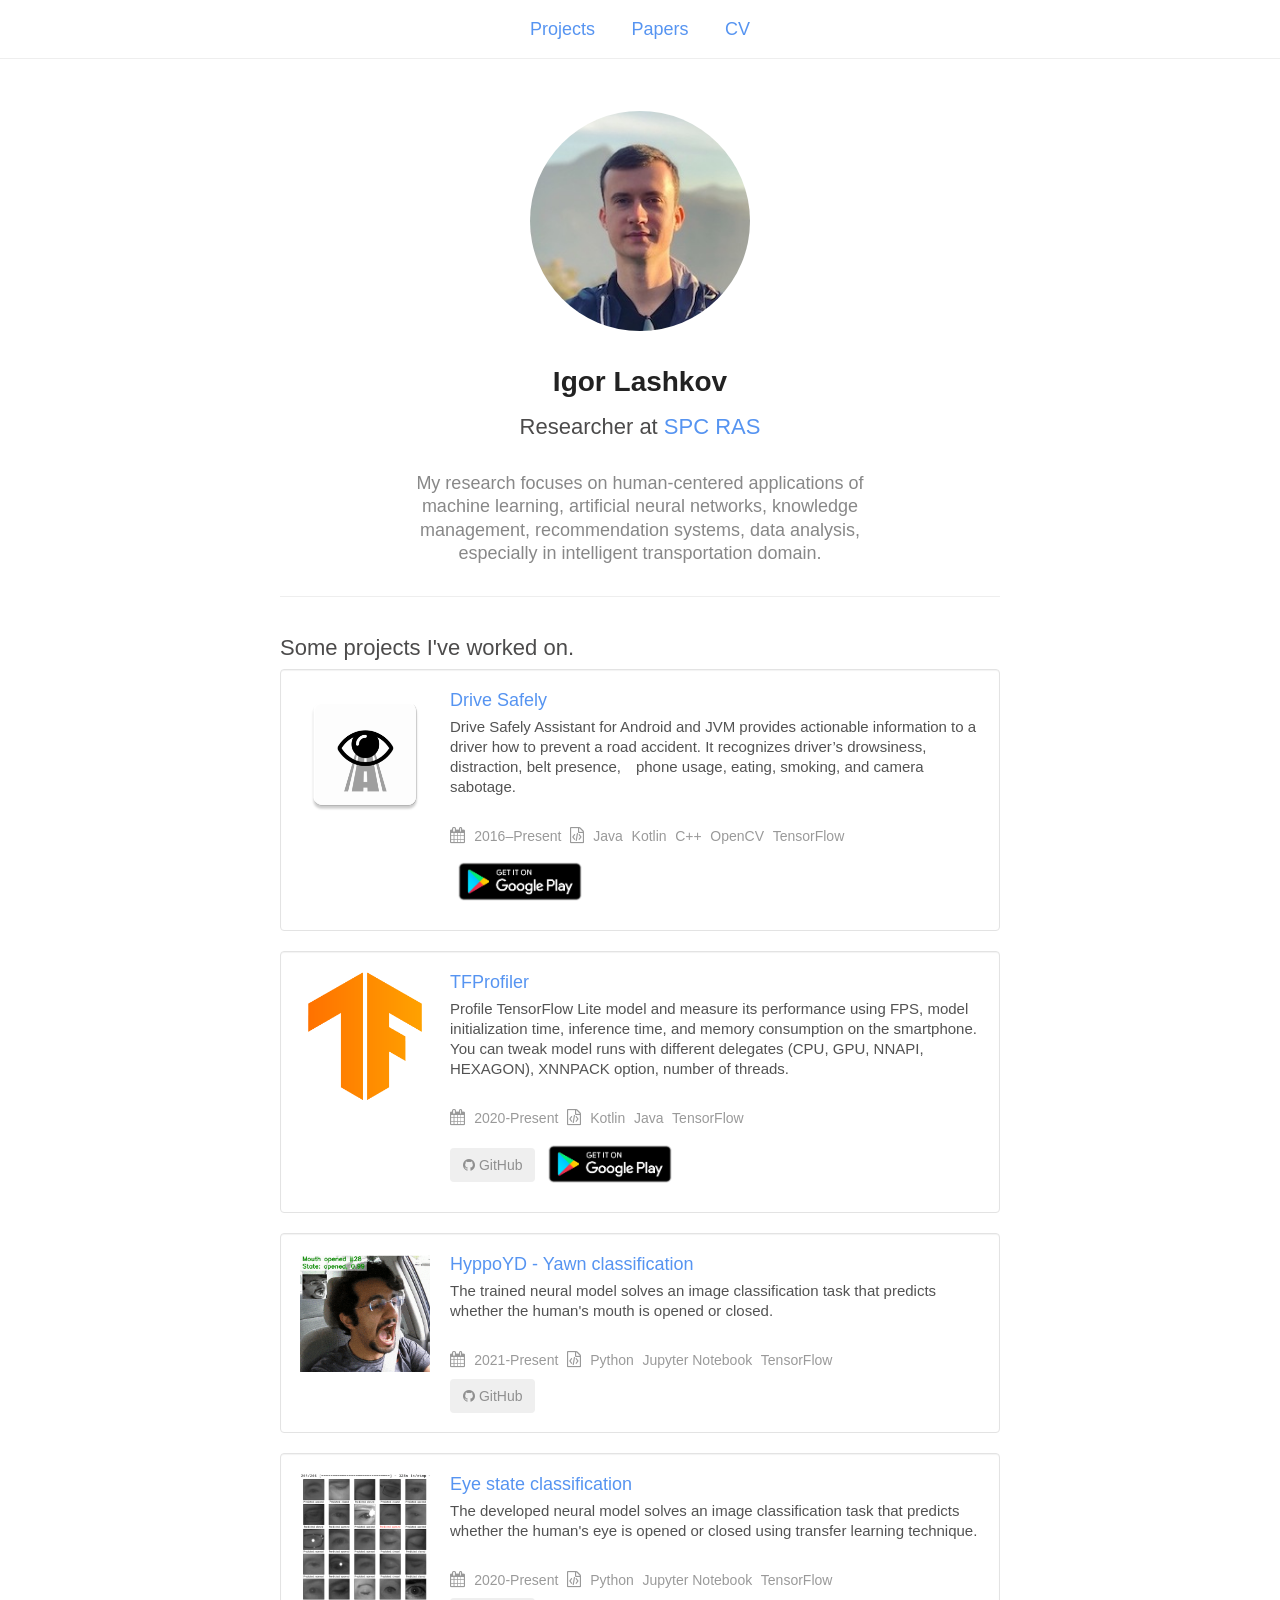
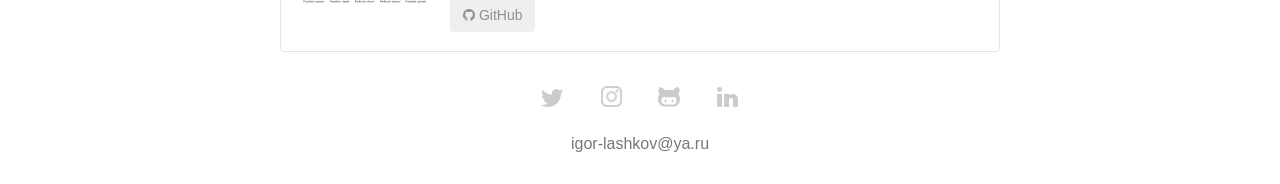
<file: index.html>
<!doctype html>
<html lang="en">
<head>
	<meta charset="utf-8">
	<meta http-equiv="X-UA-Compatible" content="IE=edge,chrome=1">
	<meta name="viewport" content="width=device-width, initial-scale=1">
	<link rel="shortcut icon" href="static/images/favicon.ico" type="image/x-icon">
	<link rel="icon" type="image/png" href="static/images/favicon-16x16.png" sizes="16x16">
    <link rel="icon" type="image/png" href="static/images/favicon-32x32.png" sizes="32x32">
    
    <!-- Latest compiled and minified CSS -->    
    <link rel="stylesheet" href="https://maxcdn.bootstrapcdn.com/bootstrap/3.3.6/css/bootstrap.min.css">
    <link rel="stylesheet" href="https://cdnjs.cloudflare.com/ajax/libs/font-awesome/4.7.0/css/font-awesome.min.css">
    <link rel="stylesheet" href="static/css/style.css">
    
    <title>Igor Lashkov</title>
    <meta name="keywords" content="research, igor lashkov, software, data science">
    <meta name="author" content="Igor Lashkov">
    <meta name="description" content="I'm a Researcher at SPC RAS, St. Petersburg. My research focuses on human-centered applications.">
    <meta property="og:title" content="Igor Lashkov" />
    <meta property="og:locale" content="en_US" />
    <meta property="og:description" content="Homepage of Igor Lashkov." />
    <meta property="og:url" content="https://igla.su/" />
    <meta property="og:site_name" content="Igor Lashkov" />
    <meta property="og:image" content="https://igla.su/static/images/photo_profile.min.jpeg" />
</head>
<body>
    <!-- Yandex.Metrika counter -->
    <script type="text/javascript">
        (function (d, w, c) {
            (w[c] = w[c] || []).push(function() {
                try {
                    w.yaCounter5515471 = new Ya.Metrika({
                        id:5515471,
                        clickmap:true,
                        trackLinks:true,
                        accurateTrackBounce:true,
                        webvisor:true
                    });
                } catch(e) { }
            });

            var n = d.getElementsByTagName("script")[0],
                s = d.createElement("script"),
                f = function () { n.parentNode.insertBefore(s, n); };
            s.type = "text/javascript";
            s.async = true;
            s.src = "https://mc.yandex.ru/metrika/watch.js";

            if (w.opera == "[object Opera]") {
                d.addEventListener("DOMContentLoaded", f, false);
            } else { f(); }
        })(document, window, "yandex_metrika_callbacks");
    </script>
    <noscript><div><img src="https://mc.yandex.ru/watch/5515471" style="position:absolute; left:-9999px;" alt="" /></div></noscript>
    <!-- /Yandex.Metrika counter -->

    <header id="header">
        <a href='index.html#projects' class="title-link" id="projectsMenu">Projects</a> 
        <a href='papers.html' class="title-link">Papers</a>
        <a href='resume.html' class="title-link">CV</a>
    </header>

	<section id="wrapper">

		<header id="content">
			<img id="profile_photo" src="static/images/photo_profile.min.jpeg" alt="Igor Lashkov"/>
			<h1>Igor Lashkov</h1>
			<h2>Researcher at <a href="https://spcras.ru/en/">SPC RAS</a></h2>
			<h3>My research focuses on human-centered applications of machine learning, artificial neural networks, knowledge management, recommendation systems, data analysis, especially in intelligent transportation domain.</h3>
		</header>

      <!-- Projects -->
      <div class="row">
        <div class="col-xs-12">
          <h2 class="bioLead" id="projects">
            Some projects I've worked on.
          </h2>
        </div>

        <div class="col-sm-12">
          <div class="well paperWell">
            <a class="pull-left thumbnail paperIcon" href="https://play.google.com/store/apps/details?id=ru.igla.drivesafely"> <img class="paperImage" src="static/images/project_ds_icon.png"> </a>
            <div class="media-body paperBody project">
              <h3 class="media-heading title"><a href="https://play.google.com/store/apps/details?id=ru.igla.drivesafely">Drive Safely</a>
              </h3>
              <p class="text">
                Drive  Safely Assistant for Android and JVM provides actionable information to a driver how to prevent a road accident. It recognizes driver’s drowsiness, distraction, belt presence, phone usage, eating, smoking, and camera sabotage.
              </p>

              <div class="project-meta">
                <i class="fa fa-calendar icon" aria-hidden="true"></i>
                <span class="date">2016–Present</span>
                <i class="fa fa-file-code-o icon" aria-hidden="true"></i>
                <span class="code">Java</span> 
                <span class="code">Kotlin</span> 
                <span class="code">C++</span> 
                <span class="code">OpenCV</span>
                <span class="code">TensorFlow</span>
              </div>
             
              <div class="project-links">
                <a href="https://play.google.com/store/apps/details?id=ru.igla.drivesafely" target="_blank">
                    <img style="max-width: 140px;" class="img" src="static/images/google_play_badge.png" alt="Drive Safely.">
                </a>
             </div>

            </div>

          </div>
        </div>


        <div class="col-sm-12">
            <div class="well paperWell">
                <a class="pull-left thumbnail paperIcon" href="https://github.com/iglaweb/TFProfiler"><img class="paperImage" src="static/images/tensorflow_icon.png"> </a>
                <div class="media-body paperBody project">
                  <h3 class="media-heading title"><a href="https://github.com/iglaweb/TFProfiler">TFProfiler</a>
                  </h3>
                  <p class="text">
                    Profile TensorFlow Lite model and measure its performance using FPS, model initialization time, inference time, and memory consumption on the smartphone. 
                    You can tweak model runs with different delegates (CPU, GPU, NNAPI, HEXAGON), XNNPACK option, number of threads.
                  </p>

                  <div class="project-meta">
                    <i class="fa fa-calendar icon" aria-hidden="true"></i>
                    <span class="date">2020-Present</span>
                    <i class="fa fa-file-code-o icon" aria-hidden="true"></i>
                    <span class="code">Kotlin</span> 
                    <span class="code">Java</span> 
                    <span class="code">TensorFlow</span>
                  </div>
                 
                  <div class="project-links">
                    <a href="https://github.com/iglaweb/TFProfiler" target="_blank">
                        <button type="button" class="btn btn-light">
                            <i class="fa fa-github"></i>
                            GitHub
                        </button>
                    </a>
                    <a href="https://play.google.com/store/apps/details?id=ru.igla.tfprofiler" target="_blank">
                        <img style="max-width: 140px;" class="img" src="static/images/google_play_badge.png" alt="Drive Safely.">
                    </a>
                  </div>
                </div>
          </div>
        </div>


        <div class="col-sm-12">
          <div class="well paperWell">
            <a class="pull-left thumbnail paperIcon" href="https://github.com/iglaweb/HippoYD"><img class="paperImage" src="static/images/project_hyppoyd.png"> </a>
            <div class="media-body paperBody project">
              <h3 class="media-heading title"><a href="https://github.com/iglaweb/HippoYD">HyppoYD - Yawn classification</a>
              </h3>
              <p class="text">
                The trained neural model solves an image classification task that predicts whether the human's mouth is opened or closed.
              </p>

              <div class="project-meta">
                <i class="fa fa-calendar icon" aria-hidden="true"></i>
                <span class="date">2021-Present</span>
                <i class="fa fa-file-code-o icon" aria-hidden="true"></i>
                <span class="code">Python</span> 
                <span class="code">Jupyter Notebook</span>
                <span class="code">TensorFlow</span> 
              </div>
             
              <div class="project-links">
                <a href="https://github.com/iglaweb/HippoYD" target="_blank">
                    <button type="button" class="btn btn-light">
                        <i class="fa fa-github"></i>
                        GitHub
                    </button>
                </a>
              </div>
            </div>
          </div>
        </div>

        
        <div class="col-sm-12">
          <div class="well paperWell">
            <a class="pull-left thumbnail paperIcon" href="https://github.com/iglaweb/Eye-Openness-TensorFlow"> <img class="paperImage" src="static/images/eye_classify_evaluate_model.png"> </a>
            <div class="media-body paperBody project">
              <h3 class="media-heading title"><a href="https://github.com/iglaweb/Eye-Openness-TensorFlow">Eye state classification</a>
              </h3>
              <p class="text">
                The developed neural model solves an image classification task that predicts whether the human's eye is opened or closed using transfer learning technique.
              </p>

              <div class="project-meta">
                <i class="fa fa-calendar icon" aria-hidden="true"></i>
                <span class="date">2020-Present</span>
                <i class="fa fa-file-code-o icon" aria-hidden="true"></i>
                <span class="code">Python</span> 
                <span class="code">Jupyter Notebook</span>
                <span class="code">TensorFlow</span> 
              </div>
             
              <div class="project-links">
                <a href="https://github.com/iglaweb/Eye-Openness-TensorFlow" target="_blank">
                    <button type="button" class="btn btn-light">
                        <i class="fa fa-github"></i>
                        GitHub
                    </button>
                </a>
              </div>
            </div>
          </div>
        </div>

      </div>


        <header id="footer">
	        <div class="one_column">
		         <a href="https://twitter.com/iglaweb" target="_blank" class="w-inline-block footer-link-connect" rel="nofollow" title="Follow Twitter">
		            <img width="23" src="static/images/f-logo-twitter.png">
		         </a>
	    	 </div>
	    	 <div class="one_column">
		         <a href="https://www.instagram.com/iglaweb/" target="_blank" class="w-inline-block footer-link-connect" rel="nofollow" title="Follow Instagram">
		            <img width="21" src="static/images/f-logo-instagram.png">
		         </a>
	     	</div>
	     	<div class="one_column">
		         <a href="https://github.com/iglaweb" target="_blank" class="w-inline-block footer-link-connect" rel="nofollow"  title="Follow Github">
		            <img width="22" src="static/images/f-logo-github.png">
		         </a>
	     	</div>
	     	<div class="one_column">
		         <a href="https://www.linkedin.com/in/iglaweb" target="_blank" class="w-inline-block footer-link-connect" rel="nofollow" title="Follow Linkedin">
		            <img width="22" src="static/images/f-logo-linkedin.png">
		         </a>
	     	</div>
        </header>
        <header id="footer">
            <span id="email"></span>
        </header>
	</section>
</body>
</html>
</file>
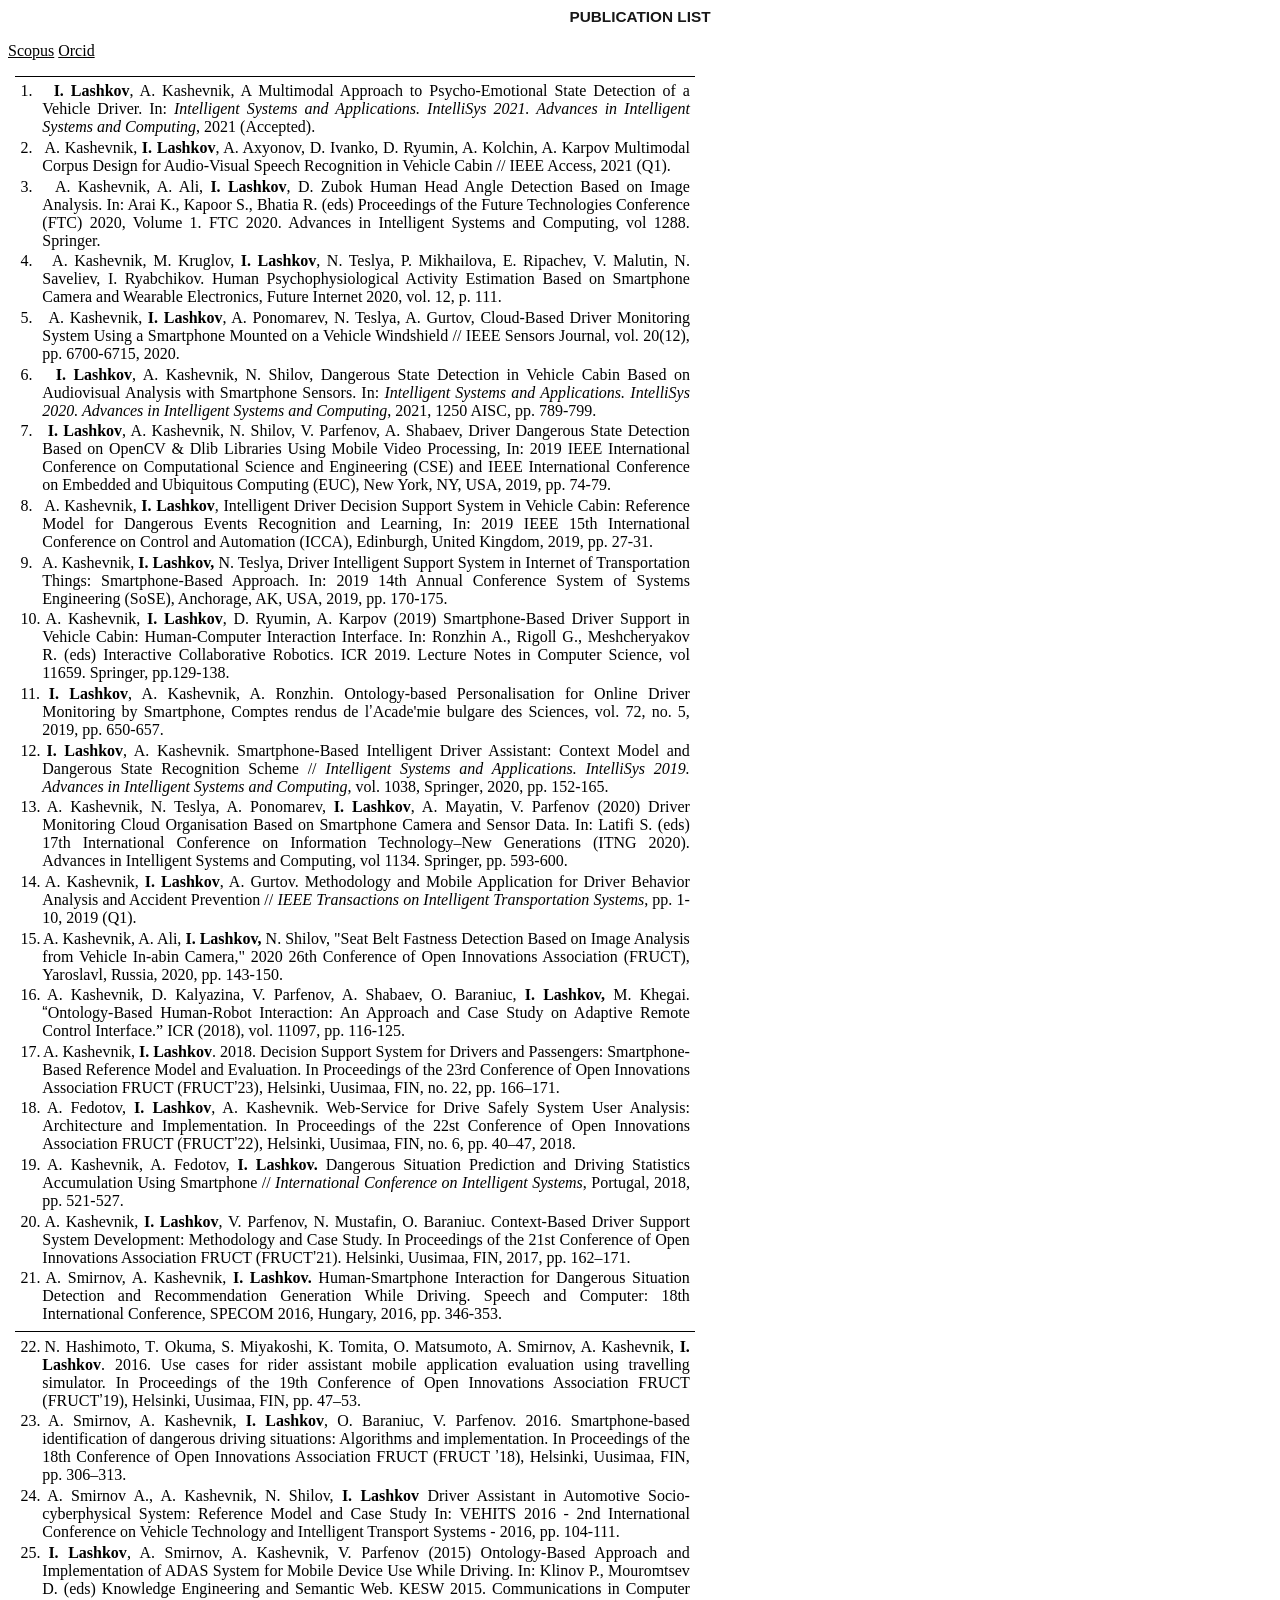
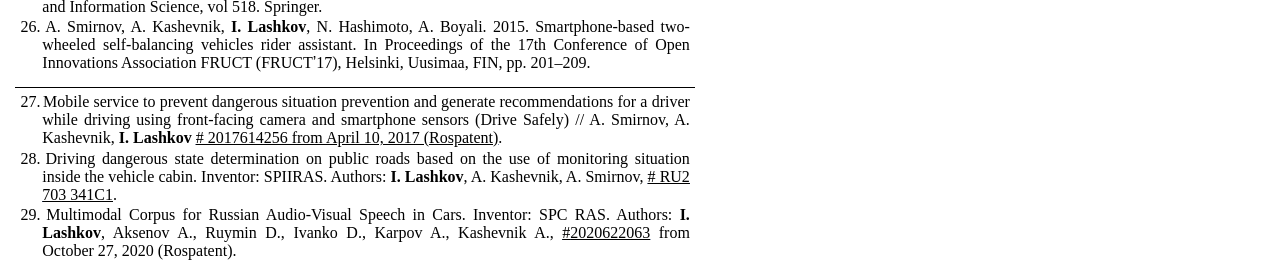
<file: papers.html>
<html>

<head>
<meta charset="utf-8">
<link rel="shortcut icon" href="static/images/favicon.ico">
<link rel="icon" type="image/png" href="static/images/favicon-16x16.png" sizes="16x16">
<link rel="icon" type="image/png" href="static/images/favicon-32x32.png" sizes="32x32">
<title>Igor Lashkov</title>
<meta name="keywords" content="research, igor lashkov, software, data science">
<meta name="author" content="Igor Lashkov">
<meta name="description" content="Research publications written by Igor Lashkov">
<style>
<!--
 /* Font Definitions */
 @font-face
	{font-family:Helvetica;
	panose-1:0 0 0 0 0 0 0 0 0 0;}
@font-face
	{font-family:"Cambria Math";
	panose-1:2 4 5 3 5 4 6 3 2 4;}
@font-face
	{font-family:"Arial Unicode MS";
	panose-1:2 11 6 4 2 2 2 2 2 4;}
@font-face
	{font-family:"\@Arial Unicode MS";
	panose-1:2 11 6 4 2 2 2 2 2 4;}
 /* Style Definitions */
 p.MsoNormal, li.MsoNormal, div.MsoNormal
	{margin:0cm;
	font-size:12.0pt;
	font-family:"Times New Roman",serif;
	border:none;}
p.a, li.a, div.a
	{mso-style-name:"По умолчанию";
	margin:0cm;
	font-size:11.0pt;
	font-family:Helvetica;
	color:black;
	border:none;}
p.2, li.2, div.2
	{mso-style-name:"Стиль таблицы 2";
	margin:0cm;
	font-size:10.0pt;
	font-family:Helvetica;
	color:black;
	border:none;}
span.a0
	{mso-style-name:Нет;}
span.Hyperlink0
	{mso-style-name:"Hyperlink\.0";
	color:#0D49BD;
	text-decoration:underline;}
span.Hyperlink1
	{mso-style-name:"Hyperlink\.1";
	color:#0D49BD;
	text-decoration:underline;}
.MsoChpDefault
	{font-size:10.0pt;
	border:none;}
 /* Page Definitions */
 @page WordSection1
	{size:595.3pt 841.9pt;
	margin:1.0cm 42.5pt 1.0cm 42.5pt;}
div.WordSection1
	{page:WordSection1;}
 /* List Definitions */
 ol
	{margin-bottom:0cm;}
ul
	{margin-bottom:0cm;}
-->
</style>

</head>

<body lang=en-RU link="#000000" vlink=fuchsia style='word-wrap:break-word'>

<div class=WordSection1>

<p class=a align=center style='text-align:center'><b><span lang=EN-US
style='font-size:11.5pt;color:#181818'>PUBLICATION LIST</span></b></p>

<p>
  <a style='color:black' href='https://www.scopus.com/authid/detail.uri?authorId=56719631000' class="title-link">Scopus</a>
  <a style='color:black' href='https://orcid.org/0000-0001-6418-4660' class="title-link">Orcid</a>
</p>

<table class=MsoNormalTable border=1 cellspacing=0 cellpadding=0 width=680
 style='margin-left:5.4pt;border-collapse:collapse;border:none'>
 <tr style='height:761.0pt'>
  <td width=680 valign=top style='width:510.25pt;border-top:solid black 1.0pt;
  border-left:none;border-bottom:solid black 1.0pt;border-right:none;
  padding:4.0pt 4.0pt 4.0pt 4.0pt;height:761.0pt'>
  <p class=2 style='margin-top:0cm;margin-right:0cm;margin-bottom:2.0pt;
  margin-left:16.35pt;text-align:justify;text-justify:inter-ideograph;
  text-indent:-16.35pt'><span lang=EN-US>1.<span style='font:7.0pt "Times New Roman"'>&nbsp;&nbsp;&nbsp;
  </span></span><span class=a0><b><span lang=EN-US>I.</span></b></span><span
  lang=EN-US> <span class=a0><b>Lashkov</b></span>, A. Kashevnik, A Multimodal
  Approach to Psycho-Emotional State Detection of a Vehicle Driver. In: <span
  class=a0><i>Intelligent Systems and Applications. IntelliSys 2021. Advances
  in Intelligent Systems and Computing</i></span>, 2021 (Accepted).</span></p>
  <p class=2 style='margin-top:0cm;margin-right:0cm;margin-bottom:2.0pt;
  margin-left:16.35pt;text-align:justify;text-justify:inter-ideograph;
  text-indent:-16.35pt'><span lang=EN-US>2.<span style='font:7.0pt "Times New Roman"'>&nbsp;&nbsp;&nbsp;
  </span></span><span lang=EN-US>A. Kashevnik, <span class=a0><b>I.</b></span> <span
  class=a0><b>Lashkov</b></span>, A. Axyonov, D. Ivanko, D. Ryumin, A. </span><span
  lang=DE>Kolchin</span><span lang=EN-US>, A. Karpov Multimodal Corpus Design
  for Audio-Visual Speech Recognition in Vehicle Cabin // IEEE Access, 2021
  (Q1).</span></p>
  <p class=2 style='margin-top:0cm;margin-right:0cm;margin-bottom:2.0pt;
  margin-left:16.35pt;text-align:justify;text-justify:inter-ideograph;
  text-indent:-16.35pt'><span lang=EN-US>3.<span style='font:7.0pt "Times New Roman"'>&nbsp;&nbsp;&nbsp;
  </span></span><span lang=EN-US>A. Kashevnik, A. Ali, <span class=a0><b>I.</b></span>
  <span class=a0><b>Lashkov</b></span>, D. Zubok Human Head Angle Detection Based
  on Image Analysis. In: Arai K., Kapoor S., Bhatia R. (eds) Proceedings of the
  Future Technologies Conference (FTC) 2020, Volume 1. FTC 2020. Advances in
  Intelligent Systems and Computing, vol 1288. Springer.</span></p>
  <p class=2 style='margin-top:0cm;margin-right:0cm;margin-bottom:2.0pt;
  margin-left:16.35pt;text-align:justify;text-justify:inter-ideograph;
  text-indent:-16.35pt'><span lang=EN-US>4.<span style='font:7.0pt "Times New Roman"'>&nbsp;&nbsp;&nbsp;
  </span></span><span lang=EN-US>A. Kashevnik, M. Kruglov, <span class=a0><b>I.
  Lashkov</b></span>, N. Teslya, P. Mikhailova, E. </span><span lang=ES-TRAD>Ripachev,
  </span><span lang=EN-US>V. </span><span lang=IT>Malutin, </span><span
  lang=EN-US>N. Saveliev, I. Ryabchikov. Human Psychophysiological Activity
  Estimation Based on Smartphone Camera and Wearable Electronics, Future
  Internet 2020, vol. 12, p. 111.</span></p>
  <p class=2 style='margin-top:0cm;margin-right:0cm;margin-bottom:2.0pt;
  margin-left:16.35pt;text-align:justify;text-justify:inter-ideograph;
  text-indent:-16.35pt'><span lang=EN-US>5.<span style='font:7.0pt "Times New Roman"'>&nbsp;&nbsp;&nbsp;
  </span></span><span lang=EN-US>A. Kashevnik, <span class=a0><b>I. Lashkov</b></span>,
  A.</span><span lang=IT> Ponomarev, N</span><span lang=EN-US>. Teslya, A.
  Gurtov, Cloud-Based Driver Monitoring System Using a Smartphone Mounted on a
  Vehicle Windshield // IEEE Sensors Journal, vol. 20(12), pp. 6700-6715, 2020.</span></p>
  <p class=2 style='margin-top:0cm;margin-right:0cm;margin-bottom:2.0pt;
  margin-left:16.35pt;text-align:justify;text-justify:inter-ideograph;
  text-indent:-16.35pt'><span lang=EN-US>6.<span style='font:7.0pt "Times New Roman"'>&nbsp;&nbsp;&nbsp;
  </span></span><span class=a0><b><span lang=EN-US>I.</span></b></span><span
  lang=EN-US> <span class=a0><b>Lashkov</b></span>, A. Kashevnik, N. Shilov,
  Dangerous State Detection in Vehicle Cabin Based on Audiovisual Analysis with
  Smartphone Sensors. In: <span class=a0><i>Intelligent Systems and Applications.
  IntelliSys 2020. Advances in Intelligent Systems and Computing</i></span>, 2021,
  1250 AISC, pp. 789-799.</span></p>
  <p class=2 style='margin-top:0cm;margin-right:0cm;margin-bottom:2.0pt;
  margin-left:16.35pt;text-align:justify;text-justify:inter-ideograph;
  text-indent:-16.35pt'><span lang=EN-US>7.<span style='font:7.0pt "Times New Roman"'>&nbsp;&nbsp;&nbsp;
  </span></span><span class=a0><b><span lang=EN-US>I. Lashkov</span></b></span><span
  lang=EN-US>, A. Kashevnik, N. Shilov, V. Parfenov, A. Shabaev, Driver
  Dangerous State Detection Based on OpenCV &amp; Dlib Libraries Using Mobile
  Video Processing, In: 2019 IEEE International Conference on Computational
  Science and Engineering (CSE) and IEEE International Conference on Embedded
  and Ubiquitous Computing (EUC), New York, NY, USA, 2019, pp. 74-79.</span></p>
  <p class=2 style='margin-top:0cm;margin-right:0cm;margin-bottom:2.0pt;
  margin-left:16.35pt;text-align:justify;text-justify:inter-ideograph;
  text-indent:-16.35pt'><span lang=EN-US>8.<span style='font:7.0pt "Times New Roman"'>&nbsp;&nbsp;&nbsp;
  </span></span><span lang=EN-US>A. Kashevnik, <span class=a0><b>I. Lashkov</b></span>,
  Intelligent Driver Decision Support System in Vehicle Cabin: Reference Model
  for Dangerous Events Recognition and Learning, In: 2019 IEEE 15th
  International Conference on Control and Automation (ICCA), Edinburgh, United
  Kingdom, 2019, pp. 27-31.</span></p>
  <p class=2 style='margin-top:0cm;margin-right:0cm;margin-bottom:2.0pt;
  margin-left:16.35pt;text-align:justify;text-justify:inter-ideograph;
  text-indent:-16.35pt'><span lang=EN-US>9.<span style='font:7.0pt "Times New Roman"'>&nbsp;&nbsp;&nbsp;
  </span></span><span lang=EN-US>A. Kashevnik, <span class=a0><b>I. Lashkov, </b></span>N.
  Teslya, Driver Intelligent Support System in Internet of Transportation
  Things: Smartphone-Based Approach. In: 2019 14th Annual Conference System of
  Systems Engineering (SoSE), Anchorage, AK, USA, 2019, pp. 170-175.</span></p>
  <p class=2 style='margin-top:0cm;margin-right:0cm;margin-bottom:2.0pt;
  margin-left:16.35pt;text-align:justify;text-justify:inter-ideograph;
  text-indent:-16.35pt'><span lang=EN-US>10.<span style='font:7.0pt "Times New Roman"'>
  </span></span><span lang=EN-US>A. Kashevnik, <span class=a0><b>I. Lashkov</b></span>,
  D. Ryumin, A. Karpov (2019) Smartphone-Based Driver Support in Vehicle Cabin:
  Human-Computer Interaction Interface. In: Ronzhin A., Rigoll G.,
  Meshcheryakov R. (eds) Interactive Collaborative Robotics. ICR 2019. Lecture
  Notes in Computer Science, vol 11659. Springer, pp.129-138.</span></p>
  <p class=2 style='margin-top:0cm;margin-right:0cm;margin-bottom:2.0pt;
  margin-left:16.35pt;text-align:justify;text-justify:inter-ideograph;
  text-indent:-16.35pt'><span lang=EN-US>11.<span style='font:7.0pt "Times New Roman"'>
  </span></span><span class=a0><b><span lang=EN-US>I. Lashkov</span></b></span><span
  lang=EN-US>, A. Kashevnik, A. Ronzhin. Ontology-based Personalisation for
  Online Driver Monitoring by Smartphone, </span><span lang=FR>Comptes rendus
  de l</span><span dir=RTL></span><span lang=AR-SA dir=RTL style='font-family:
  "Arial Unicode MS",sans-serif'><span dir=RTL></span>’</span><span lang=FR>Acade'mie
  bulgare des Sciences, </span><span lang=EN-US>vol. 72, no. 5, 2019, pp. 650-657.</span></p>
  <p class=2 style='margin-top:0cm;margin-right:0cm;margin-bottom:2.0pt;
  margin-left:16.35pt;text-align:justify;text-justify:inter-ideograph;
  text-indent:-16.35pt'><span lang=EN-US>12.<span style='font:7.0pt "Times New Roman"'>
  </span></span><span class=a0><b><span lang=EN-US>I.</span></b></span><span
  lang=EN-US> <span class=a0><b>Lashkov</b></span>, A. Kashevnik. Smartphone-Based
  Intelligent Driver Assistant: Context Model and Dangerous State Recognition
  Scheme // <span class=a0><i>Intelligent Systems and Applications. IntelliSys
  2019. Advances in Intelligent Systems and Computing</i></span>, vol. 1038,</span><span
  lang=DA> Springer</span><span lang=EN-US>, 2020, pp. 152-165.</span></p>
  <p class=2 style='margin-top:0cm;margin-right:0cm;margin-bottom:2.0pt;
  margin-left:16.35pt;text-align:justify;text-justify:inter-ideograph;
  text-indent:-16.35pt'><span lang=EN-US>13.<span style='font:7.0pt "Times New Roman"'>
  </span></span><span lang=EN-US>A. Kashevnik, N. Teslya, A. </span><span
  lang=IT>Ponomarev, </span><span class=a0><b><span lang=EN-US>I. Lashkov</span></b></span><span
  lang=EN-US>, A. Mayatin, V. Parfenov (2020) Driver Monitoring Cloud
  Organisation Based on Smartphone Camera and Sensor Data. In: Latifi S. (eds)
  17th International Conference on Information Technology–New Generations (ITNG
  2020). Advances in Intelligent Systems and Computing, vol 1134. Springer, pp.
  593-600.</span></p>
  <p class=2 style='margin-top:0cm;margin-right:0cm;margin-bottom:2.0pt;
  margin-left:16.35pt;text-align:justify;text-justify:inter-ideograph;
  text-indent:-16.35pt'><span lang=EN-US>14.<span style='font:7.0pt "Times New Roman"'>
  </span></span><span lang=EN-US>A. Kashevnik, <span class=a0><b>I. Lashkov</b></span>,
  A. Gurtov. Methodology and Mobile Application for Driver Behavior Analysis
  and Accident Prevention // <span class=a0><i>IEEE Transactions on Intelligent
  Transportation Systems</i></span>, pp. 1-10, 2019 (Q1).</span></p>
  <p class=2 style='margin-top:0cm;margin-right:0cm;margin-bottom:2.0pt;
  margin-left:16.35pt;text-align:justify;text-justify:inter-ideograph;
  text-indent:-16.35pt'><span lang=EN-US>15.<span style='font:7.0pt "Times New Roman"'>
  </span></span><span lang=EN-US>A. Kashevnik, A. Ali, <span class=a0><b>I.
  Lashkov,</b></span> N. Shilov, &quot;Seat Belt Fastness Detection Based on
  Image Analysis from Vehicle In-abin Camera,&quot; 2020 26th Conference of
  Open Innovations Association (FRUCT), Yaroslavl, Russia, 2020, pp. 143-150.</span></p>
  <p class=2 style='margin-top:0cm;margin-right:0cm;margin-bottom:2.0pt;
  margin-left:16.35pt;text-align:justify;text-justify:inter-ideograph;
  text-indent:-16.35pt'><span lang=EN-US>16.<span style='font:7.0pt "Times New Roman"'>
  </span></span><span lang=EN-US>A. Kashevnik, D. Kalyazina, V. Parfenov, A.
  Shabaev, O. Baraniuc, <span class=a0><b>I. Lashkov,</b></span> M.</span><span
  lang=PT> Khegai. </span><span dir=RTL></span><span lang=AR-SA dir=RTL
  style='font-family:"Arial Unicode MS",sans-serif'><span dir=RTL></span>“</span><span
  lang=EN-US>Ontology-Based Human-Robot Interaction: An Approach and Case Study
  on Adaptive Remote Control Interface.” ICR (2018), vol. 11097, pp. 116-125.</span></p>
  <p class=2 style='margin-top:0cm;margin-right:0cm;margin-bottom:2.0pt;
  margin-left:16.35pt;text-align:justify;text-justify:inter-ideograph;
  text-indent:-16.35pt'><span lang=EN-US>17.<span style='font:7.0pt "Times New Roman"'>
  </span></span><span lang=EN-US>A. Kashevnik, <span class=a0><b>I. Lashkov</b></span>.
  2018. Decision Support System for Drivers and Passengers: Smartphone-Based
  Reference Model and Evaluation. In Proceedings of the 23rd Conference of Open
  Innovations Association FRUCT (FRUCT</span><span dir=RTL></span><span
  lang=AR-SA dir=RTL style='font-family:"Arial Unicode MS",sans-serif'><span
  dir=RTL></span>’</span><span dir=LTR></span><span lang=EN-US><span dir=LTR></span>23),
  Helsinki, Uusimaa, FIN, no. 22, pp. 166–171.</span></p>
  <p class=2 style='margin-top:0cm;margin-right:0cm;margin-bottom:2.0pt;
  margin-left:16.35pt;text-align:justify;text-justify:inter-ideograph;
  text-indent:-16.35pt'><span lang=EN-US>18.<span style='font:7.0pt "Times New Roman"'>
  </span></span><span lang=EN-US>A. Fedotov, <span class=a0><b>I. Lashkov</b></span>,
  A. Kashevnik. Web-Service for Drive Safely System User Analysis: Architecture
  and Implementation. In Proceedings of the 22st Conference of Open Innovations
  Association FRUCT (FRUCT</span><span dir=RTL></span><span lang=AR-SA dir=RTL
  style='font-family:"Arial Unicode MS",sans-serif'><span dir=RTL></span>’</span><span
  dir=LTR></span><span lang=EN-US><span dir=LTR></span>22), Helsinki, Uusimaa,
  FIN, no. 6, pp. 40–47, 2018.</span></p>
  <p class=2 style='margin-top:0cm;margin-right:0cm;margin-bottom:2.0pt;
  margin-left:16.35pt;text-align:justify;text-justify:inter-ideograph;
  text-indent:-16.35pt'><span lang=EN-US>19.<span style='font:7.0pt "Times New Roman"'>
  </span></span><span lang=EN-US>A. Kashevnik, A. Fedotov, <span class=a0><b>I.
  Lashkov. </b></span>Dangerous Situation Prediction and Driving Statistics
  Accumulation Using Smartphone // <span class=a0><i>International Conference
  on Intelligent Systems</i></span>, </span><span lang=PT>Portugal, 2018, pp.
  521-527.</span></p>
  <p class=2 style='margin-top:0cm;margin-right:0cm;margin-bottom:2.0pt;
  margin-left:16.35pt;text-align:justify;text-justify:inter-ideograph;
  text-indent:-16.35pt'><span lang=EN-US>20.<span style='font:7.0pt "Times New Roman"'>
  </span></span><span lang=EN-US>A. Kashevnik, <span class=a0><b>I. Lashkov</b></span>,
  V. Parfenov, N. Mustafin, O. Baraniuc. Context-Based Driver Support System
  Development: Methodology and Case Study. In Proceedings of the 21st
  Conference of Open Innovations Association FRUCT (FRUCT</span><span dir=RTL></span><span
  lang=AR-SA dir=RTL style='font-family:"Arial Unicode MS",sans-serif'><span
  dir=RTL></span>’</span><span dir=LTR></span><span lang=EN-US><span dir=LTR></span>21).
  Helsinki, Uusimaa, FIN, 2017, pp. 162–171.</span></p>
  <p class=2 style='margin-top:0cm;margin-right:0cm;margin-bottom:2.0pt;
  margin-left:16.35pt;text-align:justify;text-justify:inter-ideograph;
  text-indent:-16.35pt'><span lang=EN-US>21.<span style='font:7.0pt "Times New Roman"'>
  </span></span><span lang=EN-US>A. Smirnov, A. Kashevnik, <span class=a0><b>I.
  Lashkov.</b></span> Human-Smartphone Interaction for Dangerous Situation
  Detection and Recommendation Generation While Driving. Speech and Computer:
  18th International Conference, SPECOM 2016, Hungary, 2016, pp. </span><span
  lang=IT>346-353.</span></p>
  </td>
 </tr>
 <tr style='height:212.5pt'>
  <td width=680 valign=top style='width:510.25pt;border:none;padding:4.0pt 4.0pt 4.0pt 4.0pt;
  height:212.5pt'>
  <p class=2 style='margin-top:0cm;margin-right:0cm;margin-bottom:2.0pt;
  margin-left:16.35pt;text-align:justify;text-justify:inter-ideograph;
  text-indent:-16.35pt'><span lang=EN-US>22.<span style='font:7.0pt "Times New Roman"'>
  </span></span><span lang=EN-US>N.</span><span lang=IT> Hashimoto, T</span><span
  lang=EN-US>. Okuma, S. Miyakoshi, K. Tomita, O. Matsumoto, A. Smirnov, A.
  Kashevnik, <span class=a0><b>I. Lashkov</b></span>. 2016. Use cases for rider
  assistant mobile application evaluation using travelling simulator. In
  Proceedings of the 19th Conference of Open Innovations Association FRUCT
  (FRUCT</span><span dir=RTL></span><span lang=AR-SA dir=RTL style='font-family:
  "Arial Unicode MS",sans-serif'><span dir=RTL></span>’</span><span dir=LTR></span><span
  lang=EN-US><span dir=LTR></span>19), Helsinki, Uusimaa, FIN, pp. 47–53.</span></p>
  <p class=2 style='margin-top:0cm;margin-right:0cm;margin-bottom:2.0pt;
  margin-left:16.35pt;text-align:justify;text-justify:inter-ideograph;
  text-indent:-16.35pt'><span lang=EN-US>23.<span style='font:7.0pt "Times New Roman"'>
  </span></span><span lang=EN-US>A. Smirnov, A. Kashevnik, <span class=a0><b>I.
  Lashkov</b></span>, O. Baraniuc, V. Parfenov. 2016. Smartphone-based
  identification of dangerous driving situations: Algorithms and
  implementation. In Proceedings of the 18th Conference of Open Innovations
  Association FRUCT (FRUCT </span><span dir=RTL></span><span lang=AR-SA
  dir=RTL style='font-family:"Arial Unicode MS",sans-serif'><span dir=RTL></span>’</span><span
  dir=LTR></span><span lang=EN-US><span dir=LTR></span>18), Helsinki, Uusimaa,
  FIN, pp. 306–313.</span></p>
  <p class=2 style='margin-top:0cm;margin-right:0cm;margin-bottom:2.0pt;
  margin-left:16.35pt;text-align:justify;text-justify:inter-ideograph;
  text-indent:-16.35pt'><span lang=EN-US>24.<span style='font:7.0pt "Times New Roman"'>
  </span></span><span lang=EN-US>A. Smirnov A., A. Kashevnik, N. Shilov,<span
  class=a0><b> I. Lashkov </b></span>Driver Assistant in Automotive
  Socio-cyberphysical System: Reference Model and Case Study In: VEHITS 2016 -
  2nd International Conference on Vehicle Technology and Intelligent Transport
  Systems - 2016, pp. 104-111.</span></p>
  <p class=2 style='margin-top:0cm;margin-right:0cm;margin-bottom:2.0pt;
  margin-left:16.35pt;text-align:justify;text-justify:inter-ideograph;
  text-indent:-16.35pt'><span lang=EN-US>25.<span style='font:7.0pt "Times New Roman"'>
  </span></span><span class=a0><b><span lang=EN-US>I.</span></b></span><span
  lang=EN-US> <span class=a0><b>Lashkov</b></span>, A. Smirnov, A. Kashevnik, V.
  Parfenov (2015) Ontology-Based Approach and Implementation of ADAS System for
  Mobile Device Use While Driving. In: Klinov P., Mouromtsev D. (eds) Knowledge
  Engineering and Semantic Web. KESW 2015. Communications in Computer and
  Information Science, vol 518. Springer.</span></p>
  <p class=2 style='margin-top:0cm;margin-right:0cm;margin-bottom:2.0pt;
  margin-left:16.35pt;text-align:justify;text-justify:inter-ideograph;
  text-indent:-16.35pt'><span lang=EN-US>26.<span style='font:7.0pt "Times New Roman"'>
  </span></span><span lang=EN-US>A. Smirnov, A. Kashevnik, <span class=a0><b>I.
  Lashkov</b></span></span><span lang=NL>, N</span><span lang=EN-US>.</span><span
  lang=IT> Hashimoto, A</span><span lang=EN-US>. Boyali. 2015. Smartphone-based
  two-wheeled self-balancing vehicles rider assistant. In Proceedings of the
  17th Conference of Open Innovations Association FRUCT (FRUCT</span><span
  dir=RTL></span><span lang=AR-SA dir=RTL style='font-family:"Arial Unicode MS",sans-serif'><span
  dir=RTL></span>’</span><span dir=LTR></span><span lang=EN-US><span dir=LTR></span>17),
  Helsinki, Uusimaa, FIN, pp. 201–209.</span></p>
  </td>
 </tr>
</table>

<p class=a style='line-height:40%'><b><span style='font-size:12.0pt;line-height:
40%;color:#181818'>&nbsp;</span></b></p>

<table class=MsoNormalTable border=1 cellspacing=0 cellpadding=0 width=680
 style='margin-left:5.4pt;border-collapse:collapse;border:none'>
 <tr style='height:100.5pt'>
  <td width=680 valign=top style='width:510.25pt;border:none;border-top:solid black 1.0pt;
  padding:4.0pt 4.0pt 4.0pt 4.0pt;height:100.5pt'>
  <p class=2 style='margin-top:0cm;margin-right:0cm;margin-bottom:2.0pt;
  margin-left:16.35pt;text-align:justify;text-justify:inter-ideograph;
  text-indent:-16.35pt'><span lang=EN-US>27.<span style='font:7.0pt "Times New Roman"'>
  </span></span><span lang=EN-US>Mobile service to prevent dangerous situation
  prevention and generate recommendations for a driver while driving using
  front-facing camera and smartphone sensors (Drive Safely) // A. Smirnov, A.
  Kashevnik, <span class=a0><b>I. Lashkov</b></span> </span><span
  class=Hyperlink0><span lang=EN-US style='color:black'><a
  href="http://www1.fips.ru/registers-doc-view/fips_servlet?DB=EVM&amp;DocNumber=2017614256"><span
  style='color:black'><span style='color:black'># 2017614256 from April 10,
  2017 (Rospatent)</span></span></a></span></span><span lang=EN-US>.</span></p>
  <p class=2 style='margin-top:0cm;margin-right:0cm;margin-bottom:2.0pt;
  margin-left:16.35pt;text-align:justify;text-justify:inter-ideograph;
  text-indent:-16.35pt'><span lang=EN-US>28.<span style='font:7.0pt "Times New Roman"'>
  </span></span><span lang=EN-US>Driving dangerous state determination on
  public roads based on the use of monitoring situation inside the vehicle
  cabin. Inventor: SPIIRAS. Authors: <span class=a0><b>I. Lashkov</b></span>,
  A. Kashevnik, A. Smirnov, </span><span class=Hyperlink0><span lang=EN-US
  style='color:black'><a
  href="http://www1.fips.ru/registers-doc-view/fips_servlet?DB=RUPAT&amp;DocNumber=2703341"><span
  style='color:black'><span style='color:black'># RU2 703 341C1</span></span></a></span></span><span
  lang=EN-US>.</span></p>
  <p class=2 style='margin-top:0cm;margin-right:0cm;margin-bottom:2.0pt;
  margin-left:16.35pt;text-align:justify;text-justify:inter-ideograph;
  text-indent:-16.35pt'><span lang=IT>29.<span style='font:7.0pt "Times New Roman"'>
  </span></span><span lang=IT>Multimodal Corpus for Russian Audio-Visual Speech
  in Cars</span><span lang=EN-US>. </span><span lang=PT>Inventor: </span><span
  lang=EN-US>SPC RAS. Authors: <span class=a0><b>I. Lashkov</b></span>, Aksenov
  A., Ruymin D., Ivanko D., Karpov A., Kashevnik A., </span><span
  class=Hyperlink1><span lang=EN-US style='color:black'><a
  href="https://new.fips.ru/registers-doc-view/fips_servlet?DB=DB&amp;DocNumber=2020622063&amp;TypeFile=html"><span
  style='color:black'><span style='color:black'>#<span style='color:black'>2020622063</span></span></span></a></span></span><span
  lang=EN-US> from October 27, 2020 (Rospatent).</span></p>
  </td>
 </tr>
</table>


</div>

</body>

</html>
</file>
<file: static/css/style.css>
/* Reset */
html,body,div,span,applet,object,iframe,h1,h2,h3,h4,h5,h6,p,blockquote,pre,a,abbr,acronym,address,big,cite,code,del,dfn,em,img,ins,kbd,q,s,samp,small,strike,strong,sub,sup,tt,var,b,u,i,center,dl,dt,dd,ol,ul,li,fieldset,form,label,legend,table,caption,tbody,tfoot,thead,tr,th,td,article,aside,canvas,details,embed,figure,figcaption,footer,header,hgroup,menu,nav,output,ruby,section,summary,time,mark,audio,video{border:0;font-size:100%;font:inherit;vertical-align:baseline;margin:0;padding:0}article,aside,details,figcaption,figure,footer,header,hgroup,menu,nav,section{display:block}body{line-height:1}blockquote,q{quotes:none}blockquote:before,blockquote:after,q:before,q:after{content:none}table{border-collapse:collapse;border-spacing:0} 
*, *:before, *:after { -moz-box-sizing: border-box; -webkit-box-sizing: border-box; box-sizing: border-box; }


/**
 * Fix fonts that render as bold in Firefox
 *
 * Put this near the top of your style.css
 * Before any overriding styles
 */
html {
  -moz-osx-font-smoothing: grayscale;
  -webkit-font-smoothing: antialiased;
  font-smoothing: antialiased;
  font-weight: 400;
}

/**
 * Firefox specific rule
 */
@-moz-document url-prefix() {
  body {
    font-weight: lighter !important;
  }
}

/* Clearfix */
.clearfix:after {
	content: "";
	display: table;
	clear: both;
}

#profile_photo {
	border-radius: 50%;
	margin-bottom: 14px;
	width: 220px;
}

#email {
	display: inline-block;
	margin-top: 12px;
	text-align: center;
	font-size: 16px;
	font-weight: 300;
}
#email::before { content: "igor";  } 
#email::after { content: "-lashkov\40ya.ru"; }

/* Base */
body {
	font:16px/1 "Helvetica Neue", Helvetica, Arial, sans-serif;
	-webkit-font-smoothing: antialiased;
	text-rendering: optimizeLegibility;
	color: #777;
}

#wrapper {
	max-width: 800px;
	padding: 2em 40px;
	margin: 0 auto;
}

#header {
	border-bottom: 1px solid rgba(238, 238, 238);
	margin-top: 20px;
	margin-bottom: 20px;
	padding-bottom: 20px;
	text-align: center;
	position: relative;
	margin-left: auto;
	margin-right: auto;
}


#content {
	border-bottom: 1px solid #eee;
	margin-bottom: 20px;
	padding-bottom: 20px;
	text-align: center;
	position: relative;
}

#footer {
	text-align: center;
	position: relative;
	margin-top: 6px;
}

.footer-link-connect {
  padding: 8px;
  background-color: transparent;
  opacity: 0.2;
}

.one_column {
  padding-left: 0.5rem;
  padding-right: 0.5rem;
  display: inline-block;
  position: relative;
}

.w-inline-block {
  max-width: 100%;
  display: inline-block;
}

a:hover {
  opacity: 0.7;
}

.title-link {
	font-weight: 400;
    font-size: 18px;
    display: inline-block;
    max-width: 100%;
    padding-left: 16px;
    padding-right: 16px;
}

#avatar {
	display: inline-block;
	width: 80px;
	height: 80px;
	border-radius: 50%;
	margin-bottom: 20px;
}

/* Link to Documentation */
#docs {
	position: fixed; 
	top: 8px; 
	right: 6px;
	background: #5badf0; 
	color: #fff;
	padding: 8px 12px;
	font-size: 13px; 
	font-weight: bold; 
	line-height: 1.35;
	border-radius: 3px; 
	z-index: 100;
}

/* Type */
/* Accent color */

/**Boostrap clone*/
.h1, .h2, .h3, h1, h2, h3 {
    margin-top: 20px;
    margin-bottom: 10px;
}


a {
	text-decoration: none;
	color: #5694f1;
}

h1 {
	font-weight: 400;
	color: #222;
	font-weight: 600;
	font-size: 28px;
}

h2 {
	font-size: 22px;
	font-weight: 400;
	color: #4c4b4b; 
}

h3 {
	line-height: 1.3;
	font-size: 18px;
	font-weight: 300;
	color: #888; 
	margin-top: 24px;
	text-align: center;
	max-width: 500px;
	display: inline-block;
}

p {
	line-height: 1.8;
	 margin-bottom: 30px;
	 font-size: 16px;
}

@media screen and (max-width: 540px) {
	#wrapper { padding:40px; }
	#header { margin-bottom: 40px; }
	#docs { display: none; }
}

@media screen and (max-width:440px) {
	#wrapper { padding:20px; }
	#header { margin-bottom: 20px; }
}




.projects_title {
	font-size: 22px;
	font-weight: 400;
	color: #4c4b4b; 
	margin-top: 20px;

	box-sizing: border-box;
	clear: both;
	font-family: Lato, "Helvetica Neue", Arial, Helvetica, sans-serif;
	line-height: 20px;
	margin-top: 7px;
	overflow-wrap: break-word;

	border-bottom: 1px solid #eee;
	padding-bottom: 40px;
	text-align: center;
	position: relative;
}
.projects_title_min {
	text-align: center;

	white-space: nowrap;
	height: auto;
	line-height: 1;
	text-align: center;
	font-size: 1rem;

	border: none;
	margin: calc(2rem - .1428571428571429em) 0 1rem;
		margin-bottom: 1rem;
	padding: 0 0;
	font-family: Lato,'Helvetica Neue',Arial,Helvetica,sans-serif;
	font-weight: 700;
	line-height: 1.28571429em;
	text-transform: none;
	color: rgba(0,0,0,.87);
}

.projects_img {
	position: relative;
	display: block;
	-webkit-box-flex: 0;
	-ms-flex: 0 0 auto;
	flex: 0 0 auto;
	padding: 0;
	background: rgba(0,0,0,.05);
}
.projects_img img {
    width: 300px;
}

.projects_card {
	width: calc(33.33333333333333% - 2em);
	margin-left: 1em;
	margin-right: 1em;
	font-size: 1em;
	max-width: 100%;
	display: inline-block;
	position: relative;
	word-wrap: break-word;

}

.projects_card .content .title {
    font-weight: 700;
    font-size: 1.28571429em;
    margin-top: -.21425em;
	line-height: 1.28571429em;
}

.projects_card .content .description {
	margin-top: .5em;
	color: rgba(0,0,0,.87);
	font-family: Lato,'Helvetica Neue',Arial,Helvetica,sans-serif;
	line-height: 1.4285em;
	font-size: 14px;
}

.projects_card .content .meta {
    font-size: 1em;
	color: rgba(0,0,0,.4);
	line-height: 1.4285em;
	font-family: Lato,'Helvetica Neue',Arial,Helvetica,sans-serif;
}


h4 {
	color:#333;
}
.course {
    background-color: white;
	min-height: 146px;
}
.paperWell {
    min-height: 170px;
}
.well {
    background-color: white;
}
.paperIcon {
    max-width: 130px;
    margin-right: 20px;
    border: 0px;
    padding: 0px;
}

.project > .title {
	color: rgba(0,0,0,.4);
	text-decoration: none;
	font-size: 18px;
	font-weight: 500;
}
.project > .text {
	color:rgba(0, 0, 0, 0.68);
	text-decoration: none;
	font-size: 15px;
	line-height: 20px;
	font-weight: 200;
	font-family: Arial, Helvetica, sans-serif;
}

.project > .project-meta > .icon {
	margin-right: .3em;
	color: rgba(0,0,0,.4);
	font-size: 1em;
	display: inline-block;
}
.project > .project-meta > .date {
	margin-right: .3em;
	color: rgba(0,0,0,.4);
	text-decoration: none;
	font-size: 14px;
	font-weight: 400;
}
.project-meta > .code {
	margin-right: .3em;
	color: rgba(0,0,0,.4);
	text-decoration: none;
	font-size: 14px;
	font-weight: 400;
}
.project-links a {
	margin-top: .75em;
	font-size: 14px;
	color: rgba(0,0,0,.4);
	display: inline-block;
	text-align: center;
	vertical-align: middle;
	cursor: pointer;
	white-space: nowrap;
}
</file>
